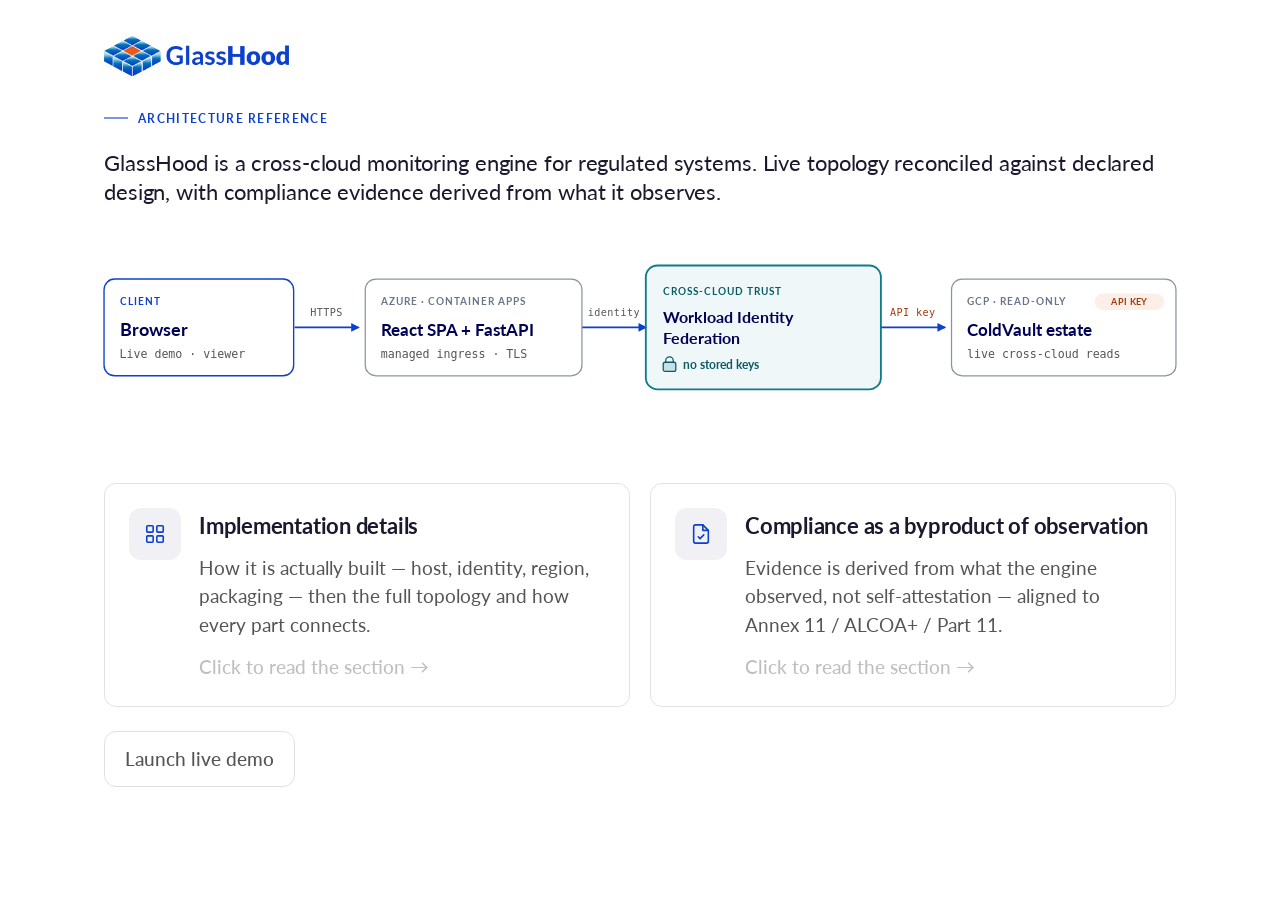
<file: architecture/index.html>
<!doctype html>
<html lang="en">
<head>
  <meta charset="utf-8">
  <meta name="viewport" content="width=device-width, initial-scale=1">
  <!-- noindex until the deployment status is confirmed green. -->
  <meta name="robots" content="noindex, nofollow">
  <title>GlassHood — Monitoring Engine Architecture</title>
  <meta name="description" content="GlassHood is a cross-cloud monitoring engine for regulated systems — live topology reconciled against declared design, with compliance evidence derived from what it observes.">
  <link rel="icon" href="/architecture/img/glasshood-icon.png">
  <link rel="preconnect" href="https://fonts.googleapis.com">
  <link rel="preconnect" href="https://fonts.gstatic.com" crossorigin>
  <link href="https://fonts.googleapis.com/css2?family=Lato:wght@100;300;400;700&display=swap" rel="stylesheet">
  <link rel="stylesheet" href="/architecture/styles.css?v=21">
</head>
<body>
<div class="container">
  <div class="pd-page">

    <!-- Header -->
    <div class="pd-header">
      <a href="https://glasshood.ai" class="pd-logo-link" aria-label="GlassHood — go to the live service">
        <img src="/architecture/img/glasshood-logo.png" alt="GlassHood" class="pd-logo">
      </a>
      <p class="pd-eyebrow">Architecture reference</p>
    </div>

    <!-- Hero — one clean sentence, engine-first -->
    <p class="pd-hero">
      GlassHood is a cross-cloud monitoring engine for regulated systems. Live topology reconciled
      against declared design, with compliance evidence derived from what it observes.
    </p>

    <!-- High-level overview diagram (borderless, full card-width) -->
    <div class="arch-diagram arch-diagram--overview" role="img" aria-label="High-level: browser to the Azure application, across the key-less Workload Identity Federation trust bridge, into the read-only Google Cloud estate.">
      <svg viewBox="26 28 1108 240" width="100%" style="display:block;height:auto;font-family:'Lato',sans-serif;overflow:visible;" role="img" aria-label="Overview: Browser to Azure application, across the Workload Identity Federation trust bridge, into the GCP read-only estate.">
        <defs>
          <marker id="ov-ar" viewBox="0 0 10 10" markerWidth="9" markerHeight="9" refX="8.4" refY="5" orient="auto" markerUnits="userSpaceOnUse"><path d="M0,0 L10,5 L0,10 z" fill="#0c41cd"></path></marker>
        </defs>

        <line x1="223" y1="138" x2="289" y2="138" stroke="#0c41cd" stroke-width="1.7" marker-end="url(#ov-ar)"></line>
        <text x="256" y="126" text-anchor="middle" font-family="ui-monospace,'SF Mono',Menlo,Monaco,Consolas,monospace" font-size="10.5" letter-spacing="0.04em" fill="#555555">HTTPS</text>

        <line x1="520" y1="138" x2="586" y2="138" stroke="#0c41cd" stroke-width="1.7" marker-end="url(#ov-ar)"></line>
        <text x="553" y="126" text-anchor="middle" font-family="ui-monospace,'SF Mono',Menlo,Monaco,Consolas,monospace" font-size="10.5" letter-spacing="0.04em" fill="#555555">identity</text>

        <line x1="829" y1="138" x2="895" y2="138" stroke="#0c41cd" stroke-width="1.7" marker-end="url(#ov-ar)"></line>
        <text x="862" y="126" text-anchor="middle" font-family="ui-monospace,'SF Mono',Menlo,Monaco,Consolas,monospace" font-size="10.5" letter-spacing="0.04em" fill="#9c3d10">API key</text>

        <g>
          <rect x="26" y="88" width="196" height="100" rx="11" fill="#ffffff" stroke="#0c41cd" stroke-width="1.4"></rect>
          <text x="42" y="115" font-size="10.5" font-weight="700" letter-spacing="0.1em" fill="#0c41cd">CLIENT</text>
          <text x="42" y="147" font-size="19" font-weight="700" fill="#000055">Browser</text>
          <text x="42" y="170" font-family="ui-monospace,'SF Mono',Menlo,Monaco,Consolas,monospace" font-size="12" fill="#555555">Live demo · viewer</text>
        </g>

        <g>
          <rect x="296" y="88" width="224" height="100" rx="11" fill="#ffffff" stroke="#8b93a3" stroke-width="1.3"></rect>
          <text x="312" y="115" font-size="10.5" font-weight="700" letter-spacing="0.1em" fill="#6b7488">AZURE · CONTAINER APPS</text>
          <text x="312" y="147" font-size="18" font-weight="700" fill="#000055">React SPA + FastAPI</text>
          <text x="312" y="170" font-family="ui-monospace,'SF Mono',Menlo,Monaco,Consolas,monospace" font-size="12" fill="#555555">managed ingress · TLS</text>
        </g>

        <g>
          <rect x="586" y="74" width="243" height="128" rx="12" fill="rgba(13,125,138,0.06)" stroke="#0d7d8a" stroke-width="1.9"></rect>
          <text x="604" y="104" font-size="10.5" font-weight="700" letter-spacing="0.1em" fill="#0b5a64">CROSS-CLOUD TRUST</text>
          <text x="604" y="133" font-size="17" font-weight="700" fill="#000055">Workload Identity</text>
          <text x="604" y="155" font-size="17" font-weight="700" fill="#000055">Federation</text>
          <g transform="translate(604,168)">
            <rect x="0" y="6" width="13" height="9.5" rx="2" fill="rgba(13,125,138,0.18)" stroke="#0b5a64" stroke-width="1.3"></rect>
            <path d="M2.6,6 V4.3 a3.9,3.9 0 0 1 7.8,0 V6" fill="none" stroke="#0b5a64" stroke-width="1.3"></path>
          </g>
          <text x="624" y="181" font-size="12.5" font-weight="700" fill="#0b5a64">no stored keys</text>
        </g>

        <a class="cv-link" href="https://architecture.coldvault.ai" target="_blank" rel="noopener"><g>
          <rect class="cv-box" x="902" y="88" width="232" height="100" rx="11" fill="#ffffff" stroke="#8b93a3" stroke-width="1.3"></rect>
          <text x="918" y="115" font-size="10.5" font-weight="700" letter-spacing="0.1em" fill="#6b7488">GCP · READ-ONLY</text>
          <text x="918" y="147" font-size="18" font-weight="700" fill="#000055">ColdVault estate</text>
          <text x="918" y="170" font-family="ui-monospace,'SF Mono',Menlo,Monaco,Consolas,monospace" font-size="12" fill="#555555">live cross-cloud reads</text>
          <rect x="1050" y="103" width="72" height="17" rx="8.5" fill="rgba(231,90,30,0.10)"></rect>
          <text x="1086" y="115" text-anchor="middle" font-size="9" font-weight="700" letter-spacing="0.04em" fill="#9c3d10">API KEY</text>
        </g><g class="cv-overlay"><rect x="922" y="120" width="192" height="36" rx="8" fill="#e75a1e"></rect><text x="1018" y="135" text-anchor="middle" font-family="'Lato',sans-serif" font-size="11" font-weight="700" fill="#ffffff">Click to see</text><text x="1018" y="150" text-anchor="middle" font-family="'Lato',sans-serif" font-size="11" font-weight="700" fill="#ffffff">ColdVault architecture →</text></g></a>
      </svg>
    </div>


    <!-- Hero cards — four key architecture decisions, balanced 2x2 -->
    <div class="pd-cards">
      <a href="#implementation" class="pd-card" data-target="implementation">
        <span class="pd-card-icon">
          <svg width="22" height="22" viewBox="0 0 24 24" fill="none" stroke="currentColor" stroke-width="1.75" stroke-linecap="round" stroke-linejoin="round" aria-hidden="true"><rect x="3" y="3" width="7" height="7" rx="1"/><rect x="14" y="3" width="7" height="7" rx="1"/><rect x="14" y="14" width="7" height="7" rx="1"/><rect x="3" y="14" width="7" height="7" rx="1"/></svg>
        </span>
        <div class="pd-card-body">
          <h4 class="pd-card-title">Implementation details</h4>
          <p class="pd-card-summary">How it is actually built &mdash; host, identity, region, packaging &mdash; then the full topology and how every part connects.</p>
        </div>
        <span class="pd-card-overlay" aria-hidden="true"><span class="pd-card-overlay-text">Click to read the section &rarr;</span></span>
      </a>

      <a href="#compliance" class="pd-card" data-target="compliance">
        <span class="pd-card-icon">
          <svg width="22" height="22" viewBox="0 0 24 24" fill="none" stroke="currentColor" stroke-width="1.75" stroke-linecap="round" stroke-linejoin="round" aria-hidden="true"><path d="M14 2H6a2 2 0 0 0-2 2v16a2 2 0 0 0 2 2h12a2 2 0 0 0 2-2V8z"/><path d="M14 2v6h6"/><path d="m9 15 2 2 4-4"/></svg>
        </span>
        <div class="pd-card-body">
          <h4 class="pd-card-title">Compliance as a byproduct of observation</h4>
          <p class="pd-card-summary">Evidence is derived from what the engine observed, not self-attestation &mdash; aligned to Annex 11 / ALCOA+ / Part 11.</p>
        </div>
        <span class="pd-card-overlay" aria-hidden="true"><span class="pd-card-overlay-text">Click to read the section &rarr;</span></span>
      </a>
    </div>

    <!-- Launch live demo button (below the hero cards) -->
    <div class="arch-cta">
      <a href="https://glasshood.ai/demo" class="button" target="_blank" rel="noopener noreferrer">Launch live demo</a>
    </div>

    <!-- Detail sections (revealed on card click) -->
    <div class="pd-hidden-until-reveal">

      <section class="pd-section" id="implementation">
        <h2>Implementation details</h2>
        <p>
          These are the concrete bindings of the architecture above &mdash; the cloud, region, identity mechanism
          and packaging. They are swappable implementation choices, not the architecture.
        </p>
        <div class="impl-grid">
          <div class="impl-item"><strong>Host</strong><span>Azure Container Apps</span></div>
          <div class="impl-item"><strong>Region</strong><span>Switzerland North</span></div>
          <div class="impl-item"><strong>Identity</strong><span>Workload Identity Federation &mdash; short-lived, viewer-only token, no stored keys</span></div>
          <div class="impl-item"><strong>Packaging</strong><span>One multi-stage container (Python 3.11 FastAPI/uvicorn on <code>:8080</code> serving a Vite-built React UI from one process)</span></div>
          <div class="impl-item"><strong>Auth provider</strong><span>Auth0 SSO + local fallback</span></div>
        </div>

        <div class="arch-diagram arch-diagram--detail">
          <div class="arch-scroll">
            <svg id="detail-svg" viewBox="0 96 1180 568" width="100%" style="display:block;height:auto;font-family:'Lato',sans-serif;" role="img" aria-label="Full GlassHood topology: Client, Azure Container Apps, a vertically-stacked Workload Identity Federation trust spine (Managed Identity, broker, STS), and the GCP read-only estate. Two distinct paths reach GCP: keyless WIF to the platform APIs and HTTPS plus API key to ColdVault.">
          <defs>
            <marker id="d2-blue" viewBox="0 0 10 10" markerWidth="9" markerHeight="9" refX="8.4" refY="5" orient="auto" markerUnits="userSpaceOnUse"><path d="M0,0 L10,5 L0,10 z" fill="#0c41cd"></path></marker>
          </defs>

          <rect x="24" y="125.0" width="150" height="506.9" rx="12" fill="rgba(12,65,205,0.025)" stroke="rgba(12,65,205,0.22)" stroke-width="1.2"></rect>
          <rect x="190" y="125.0" width="380" height="506.9" rx="12" fill="#fbfbfc" stroke="#dcdfe6" stroke-width="1.2"></rect>
          <rect x="586" y="125.0" width="234" height="506.9" rx="12" fill="rgba(13,125,138,0.05)" stroke="rgba(13,125,138,0.34)" stroke-width="1.7"></rect>
          <rect x="836" y="125.0" width="320" height="506.9" rx="12" fill="#fbfbfc" stroke="#dcdfe6" stroke-width="1.2"></rect>

          <text x="26" y="114.5" font-size="13.75" font-weight="700" letter-spacing="0.1em" fill="#0c41cd">CLIENT</text>
          <text x="192" y="114.5" font-size="13.75" font-weight="700" letter-spacing="0.1em" fill="#6b7488">AZURE — CONTAINER APPS · SWITZERLAND NORTH</text>
          <text x="588" y="114.5" font-size="13.75" font-weight="700" letter-spacing="0.1em" fill="#0b5a64">WORKLOAD IDENTITY FEDERATION</text>
          <text x="838" y="114.5" font-size="13.75" font-weight="700" letter-spacing="0.1em" fill="#6b7488">GCP — COLDVAULT ESTATE · READ-ONLY</text>

          <g stroke="#0c41cd" fill="none">
            <path d="M164,200 H202" stroke-width="1.7" marker-end="url(#d2-blue)"></path>
            <path d="M288,224 V362.6" stroke-width="1.7" marker-end="url(#d2-blue)"></path>
            <path d="M370,330 H379 V354.7 H386" stroke-width="1.7" marker-end="url(#d2-blue)"></path>
            <path d="M473,250 V241.2" stroke-width="1.7" marker-end="url(#d2-blue)"></path>
            <path d="M370,345 H379 V517.1 H386" stroke-width="1.7" marker-end="url(#d2-blue)"></path>
            <path d="M558,292 H580 V262.3 H600" stroke-width="1.9" marker-end="url(#d2-blue)"></path>
            <path d="M702,254 V360.0" stroke-width="2" marker-end="url(#d2-blue)"></path>
            <path d="M702,360 V497.3" stroke-width="2" marker-end="url(#d2-blue)"></path>
            <path d="M802,440 H850" stroke-width="1.9" marker-end="url(#d2-blue)"></path>
          </g>

          <g stroke="#0c41cd" fill="none">
            <path d="M340,300 V151.4 H1010 V220.1" stroke-width="1.6" marker-end="url(#d2-blue)"></path>
          </g>

          <text x="170" y="225.4" font-family="ui-monospace,'SF Mono',Menlo,Monaco,Consolas,monospace" font-size="11.25" fill="#0c41cd">HTTPS · TLS</text>
          <text x="296" y="320.4" text-anchor="middle" font-family="ui-monospace,'SF Mono',Menlo,Monaco,Consolas,monospace" font-size="11.25" fill="#0c41cd">REST · JWT</text>
          <text x="478" y="278.2" font-family="ui-monospace,'SF Mono',Menlo,Monaco,Consolas,monospace" font-size="11.25" fill="#0c41cd">runtime manifest</text>
          <text x="712" y="338.9" font-family="ui-monospace,'SF Mono',Menlo,Monaco,Consolas,monospace" font-size="11.25" fill="#0c41cd">Entra MI token</text>
          <text x="712" y="476.2" font-family="ui-monospace,'SF Mono',Menlo,Monaco,Consolas,monospace" font-size="11.25" fill="#0c41cd">exchange · no keys</text>
          <text x="826" y="539.5" text-anchor="middle" font-family="ui-monospace,'SF Mono',Menlo,Monaco,Consolas,monospace" font-size="11.25" fill="#0c41cd">read-only</text>
          <text x="770" y="143.5" text-anchor="middle" font-family="ui-monospace,'SF Mono',Menlo,Monaco,Consolas,monospace" font-size="12.5" fill="#9c3d10">health/metrics + AI chat · HTTPS + API key (SSE)</text>

          <g>
            <rect x="34" y="193.7" width="130" height="79.2" rx="9" fill="#ffffff" stroke="#0c41cd" stroke-width="1.4"></rect>
            <text x="49" y="226.7" font-size="16.88" font-weight="700" fill="#000055">Browser</text>
            <text x="49" y="250.4" font-family="ui-monospace,'SF Mono',Menlo,Monaco,Consolas,monospace" font-size="12.5" fill="#555555">viewer + admin</text>
          </g>

          <g>
            <rect x="206" y="193.7" width="164" height="71.3" rx="9" fill="#ffffff" stroke="#8b93a3" stroke-width="1.3"></rect>
            <text x="221" y="225.4" font-size="16.88" font-weight="700" fill="#000055">React 18 SPA</text>
            <text x="221" y="247.8" font-family="ui-monospace,'SF Mono',Menlo,Monaco,Consolas,monospace" font-size="12.5" fill="#555555">topology UI</text>
          </g>
          <g>
            <rect x="206" y="365.3" width="164" height="81.8" rx="9" fill="#ffffff" stroke="#8b93a3" stroke-width="1.6"></rect>
            <text x="221" y="398.3" font-size="16.88" font-weight="700" fill="#000055">FastAPI</text>
            <text x="221" y="422.0" font-family="ui-monospace,'SF Mono',Menlo,Monaco,Consolas,monospace" font-size="12.5" fill="#555555">REST API</text>
          </g>
          <g>
            <rect x="388" y="167.3" width="170" height="71.3" rx="9" fill="#ffffff" stroke="#8b93a3" stroke-width="1.3"></rect>
            <text x="403" y="199.0" font-size="16.88" font-weight="700" fill="#000055">Azure Files</text>
            <text x="403" y="221.4" font-family="ui-monospace,'SF Mono',Menlo,Monaco,Consolas,monospace" font-size="12.5" fill="#555555">runtime manifest</text>
          </g>
          <g>
            <rect x="388" y="299.3" width="170" height="110.9" rx="9" fill="#ffffff" stroke="#8b93a3" stroke-width="1.6"></rect>
            <text x="403" y="329.6" font-size="16.88" font-weight="700" fill="#000055">Topology</text>
            <text x="403" y="352.1" font-size="16.88" font-weight="700" fill="#000055">engine</text>
            <text x="403" y="377.2" font-family="ui-monospace,'SF Mono',Menlo,Monaco,Consolas,monospace" font-size="12.5" fill="#555555">discovery · overlay</text>
            <text x="403" y="395.6" font-family="ui-monospace,'SF Mono',Menlo,Monaco,Consolas,monospace" font-size="12.5" fill="#555555">diff · enrichment</text>
          </g>
          <g>
            <rect x="388" y="481.4" width="170" height="71.3" rx="9" fill="#ffffff" stroke="#0d7d8a" stroke-width="1.5"></rect>
            <text x="403" y="513.1" font-size="16.88" font-weight="700" fill="#000055">Auth + RBAC</text>
            <text x="403" y="535.6" font-family="ui-monospace,'SF Mono',Menlo,Monaco,Consolas,monospace" font-size="12.5" fill="#555555">viewer · op · admin</text>
          </g>

          <g>
            <rect x="602" y="220.1" width="200" height="84.5" rx="9" fill="#ffffff" stroke="#0d7d8a" stroke-width="1.6"></rect>
            <text x="617" y="255.7" font-size="16.25" font-weight="700" fill="#000055">Managed Identity</text>
            <text x="617" y="279.5" font-family="ui-monospace,'SF Mono',Menlo,Monaco,Consolas,monospace" font-size="12.5" fill="#0b5a64">Microsoft Entra ID</text>
          </g>
          <g>
            <rect x="602" y="360.0" width="200" height="84.5" rx="9" fill="#ffffff" stroke="#0d7d8a" stroke-width="1.7"></rect>
            <text x="617" y="395.6" font-size="16.25" font-weight="700" fill="#000055">WIF token broker</text>
            <text x="617" y="419.4" font-family="ui-monospace,'SF Mono',Menlo,Monaco,Consolas,monospace" font-size="12.5" fill="#0b5a64">az-token.py</text>
          </g>
          <g>
            <rect x="602" y="497.3" width="200" height="95.0" rx="9" fill="#ffffff" stroke="#0d7d8a" stroke-width="1.7"></rect>
            <text x="617" y="529.0" font-size="16.25" font-weight="700" fill="#000055">GCP STS exchange</text>
            <text x="617" y="554.0" font-family="ui-monospace,'SF Mono',Menlo,Monaco,Consolas,monospace" font-size="12.5" fill="#555555">+ impersonate</text>
            <text x="617" y="572.5" font-family="ui-monospace,'SF Mono',Menlo,Monaco,Consolas,monospace" font-size="12.5" fill="#555555">read-only SA</text>
          </g>

          <g>
            <rect x="852" y="220.1" width="290" height="108.2" rx="9" fill="#ffffff" stroke="#8b93a3" stroke-width="1.3"></rect>
            <text x="867" y="251.8" font-size="16.88" font-weight="700" fill="#000055">ColdVault API</text>
            <text x="867" y="275.5" font-family="ui-monospace,'SF Mono',Menlo,Monaco,Consolas,monospace" font-size="12.5" fill="#555555">coldvault.ai · health/metrics</text>
            <text x="867" y="294.0" font-family="ui-monospace,'SF Mono',Menlo,Monaco,Consolas,monospace" font-size="12.5" fill="#555555">AI chat (SSE)</text>
            <g>
              <rect x="867" y="301.9" width="110" height="22.4" rx="8.5" fill="rgba(231,90,30,0.10)"></rect>
              <text x="876" y="317.8" font-size="11.25" font-weight="700" letter-spacing="0.04em" fill="#9c3d10">HTTPS · API KEY</text>
            </g>
          </g>
          <g>
            <rect x="852" y="492.0" width="290" height="121.4" rx="9" fill="#ffffff" stroke="#8b93a3" stroke-width="1.3"></rect>
            <text x="867" y="523.7" font-size="16.88" font-weight="700" fill="#000055">GCP read APIs</text>
            <text x="867" y="547.4" font-family="ui-monospace,'SF Mono',Menlo,Monaco,Consolas,monospace" font-size="12.5" fill="#555555">Logging · Monitoring · Assets</text>
            <text x="867" y="565.9" font-family="ui-monospace,'SF Mono',Menlo,Monaco,Consolas,monospace" font-size="12.5" fill="#555555">Compute · GCS · Secret Manager</text>
            <g>
              <rect x="867" y="576.5" width="98" height="22.4" rx="8.5" fill="rgba(13,125,138,0.10)"></rect>
              <text x="876" y="592.3" font-size="11.25" font-weight="700" letter-spacing="0.04em" fill="#0b5a64">KEYLESS · WIF</text>
            </g>
          </g>
        
          <a class="cv-link" href="https://architecture.coldvault.ai" target="_blank" rel="noopener"><rect class="cv-box" x="836" y="125.0" width="320" height="506.9" rx="12" fill="transparent" stroke="transparent" stroke-width="2"></rect><g class="cv-overlay"><rect x="897" y="349.4" width="198" height="58.1" rx="8" fill="#e75a1e"></rect><text x="996" y="371.9" text-anchor="middle" font-family="'Lato',sans-serif" font-size="15.0" font-weight="700" fill="#ffffff">Click to see</text><text x="996" y="394.3" text-anchor="middle" font-family="'Lato',sans-serif" font-size="15.0" font-weight="700" fill="#ffffff">ColdVault architecture →</text></g></a>
        </svg>
          </div>
          <div class="arch-legend">
            <span><i class="ln"></i> Live request path</span>
            <span class="sw"><i style="border:1.6px solid #0c41cd;background:#fff"></i> Client</span>
            <span class="sw"><i style="border:1.6px solid #0d7d8a;background:rgba(13,125,138,0.10)"></i> Trust · no keys</span>
            <span class="sw"><i style="border:1.6px solid #8b93a3;background:#fff"></i> Cloud platform</span>
            <span><b class="bk" style="color:#0b5a64;background:rgba(13,125,138,0.10)">KEYLESS</b> WIF spine</span>
            <span><b class="bk" style="color:#9c3d10;background:rgba(231,90,30,0.10)">API KEY</b> ColdVault</span>
          </div>
        </div>
      <details class="detail-block">
          <summary>Abbreviations</summary>
          <div>
            <ul class="tight">
              <li><strong>SPA</strong> &mdash; Single-Page Application: the React front-end that loads once in the browser and updates in place, with no full page reloads.</li>
              <li><strong>RBAC</strong> &mdash; Role-Based Access Control: the app&rsquo;s own roles (viewer / operator / admin) deciding what each signed-in user may do.</li>
              <li><strong>WIF</strong> &mdash; Workload Identity Federation: the key-less mechanism that lets the Azure app obtain short-lived, read-only Google credentials with no stored service-account key.</li>
              <li><strong>STS</strong> &mdash; Security Token Service: Google&rsquo;s endpoint that exchanges the federated Azure token for a short-lived Google access token.</li>
            </ul>
          </div>
        </details>
      </section>

      <section class="pd-section" id="collection">
        <h2>Collection &mdash; read-only, pull-based</h2>
        <p class="note">
          The whole flow, in order: a target system &rarr; <strong>read-only collectors</strong> (this
          section) &rarr; one topology graph (live discovery merged with the declared design) &rarr; a
          deterministic + statistical tier that produces every signal &rarr; an AI layer that narrates on top
          &rarr; compliance evidence and a read-only API. The sections below walk it in that order.
        </p>
        <p>
          GlassHood installs nothing in the system it watches. Background collectors poll on cadences and,
          <strong>toward the monitored target</strong>, every call is <code>list</code> / <code>get</code> /
          <code>describe</code> &mdash; a search across the collector and discovery code finds zero
          <code>create</code> / <code>delete</code> / <code>update</code> / <code>patch</code> /
          <code>insert</code> calls toward the target. Read-only is enforced twice: by that call surface,
          and by the identity itself &mdash; a <strong>short-lived, viewer-only federated token with no stored
          keys</strong> (detail under Implementation). Even a full compromise of the engine cannot write to
          the monitored system.
        </p>
        <p>In this use case &mdash; monitoring a solution on Google Cloud &mdash; the collectors read:</p>
        <ul class="tight">
          <li><strong>Asset / topology discovery</strong> &mdash; enumerates the target&rsquo;s compute resources to build the topology graph (~5&nbsp;min).</li>
          <li><strong>Monitoring metrics</strong> &mdash; load-balancer latency, request count, VM CPU (60&nbsp;s).</li>
          <li><strong>Error logs</strong> &mdash; error-severity entries in a rolling 15-minute window (60&nbsp;s).</li>
          <li><strong>Storage stats</strong> &mdash; object count, size and versioning of a data bucket (~5&nbsp;min).</li>
          <li><strong>The target app&rsquo;s own health/metrics API</strong> &mdash; over HTTPS (30&nbsp;s).</li>
        </ul>
        <p>
          The cross-cloud part is the host/target separation &mdash; the engine runs on one cloud and reads a
          system on another, with no stored keys. Pointing it at a different target&rsquo;s stack means writing
          new collectors, not just changing config. The architectural decision is the model itself:
          pull-based, read-only by construction.
        </p>
      </section>

      <section class="pd-section" id="analysis">
        <h2>Analysis &mdash; deterministic signals first, AI on top</h2>
        <p>
          The signals that matter are produced by a <strong>deterministic + statistical tier</strong>, then an
          AI layer explains them. The GxP payoff: <strong>every AI conclusion is backed by a deterministic,
          reproducible signal a human can verify without the model.</strong>
        </p>
        <p><strong>The deterministic / statistical tier</strong> (reproducible, runs every build):</p>
        <ul class="tight">
          <li><strong>Rules engine</strong> &mdash; threshold rules with a 5-minute dedup window and a 1-hour alert TTL.</li>
          <li><strong>Statistical anomaly detection</strong> &mdash; z-score over a rolling baseline, configurable sigma (default 3.0), warm-up minimum and a constant-baseline fallback.</li>
          <li><strong>Correlator</strong> &mdash; ties anomalies to operational alerts and raises elevated-severity data-integrity signals.</li>
        </ul>
        <p>
          These run together to produce every alert and anomaly. <strong>The AI layer runs strictly on top</strong>
          of them &mdash; a <strong>model-agnostic external call</strong> to an inference-as-a-service Platform API
          (swappable, with a streaming fallback, cached; no model weights in the engine). It synthesizes a
          narrative health summary and a suggested 1&ndash;10 read; that read is an <em>AI synthesis</em>, not a
          deterministic verdict, and it never originates an alert or anomaly &mdash; the underlying signals it
          explains are the deterministic ones above, which a human can reproduce without the model.
        </p>
        <p class="note">
          Engine vs instance: the AI prompt is currently tuned to this target (it knows this system&rsquo;s
          components). Pointing the analysis at a different target means a new prompt profile &mdash; the
          deterministic tier is target-agnostic; the AI narrative is target-tuned.
        </p>
      </section>

      <section class="pd-section" id="topology">
        <h2>One in-memory model &mdash; topology reconciled with declared design</h2>
        <p>
          The source of truth for topology is neither pure auto-discovery (which misses non-enumerable nodes and
          carries no intended state) nor a pure declarative manifest (which goes stale the moment it is written).
          GlassHood <strong>merges both</strong>: live discovery is overlaid with declarative YAML manifests into a
          single enriched graph, rebuilt with fresh metrics every cycle.
        </p>
        <p>
          Because the model carries observed reality <em>and</em> declared intent in one place, the gap between
          what was designed and what is actually running is visible in the model rather than requiring a separate
          system, and change between cycles is tracked. Every analysis layer reads from this one graph.
        </p>
      </section>

      <section class="pd-section" id="state">
        <h2>State &mdash; no-database core, retention is a separate write path</h2>
        <p>
          That model, and the alerts, anomalies and analysis around it, live in <strong>in-memory caches with no
          database</strong>. A restart loses history by design &mdash; that keeps the observation core a pure
          read/compute path with no write surface of its own. The live ALCOA+ audit trails are bounded in-memory
          ring buffers (they drop oldest and reset on restart).
        </p>
        <p>
          Durable retention is a deliberately <strong>separate, default-off write path</strong> (a hot/warm
          analytics store plus cold object storage, with GxP no-auto-delete) &mdash; and it is also where the
          <strong>enduring</strong> ALCOA+ evidence lands when a deployment needs it kept. Splitting
          &ldquo;observe&rdquo; (in-memory, read-only) from &ldquo;retain&rdquo; (optional, write) is a boundary
          decision with real blast-radius and data-retention consequences.
        </p>
      </section>

      <section class="pd-section" id="access">
        <h2>Access &amp; integration surface</h2>
        <ul class="tight">
          <li><strong>Auth</strong> &mdash; JWT, provider-agnostic (Auth0 SSO + local fallback), a 15-minute idle timeout aligned to Annex 11 §10.2, and RBAC roles (admin / operator / viewer).</li>
          <li><strong>Guest access</strong> &mdash; an unauthenticated &ldquo;View live (read-only)&rdquo; entry showing the live topology under viewer RBAC, with a persistent &ldquo;Read-only · live system&rdquo; badge.</li>
          <li><strong>Machine-readable</strong> &mdash; a report endpoint exposing an analysis + topology summary for external AI agents, API-key or Bearer authenticated.</li>
          <li><strong>Supply-chain posture</strong> &mdash; continuous CVE scanning of declared components by CPE against the NVD API, with ALCOA+ status tracking.</li>
        </ul>
      </section>

      <section class="pd-section" id="compliance">
        <h2>Compliance &mdash; a byproduct of observation, not a checkbox</h2>
        <p>
          Compliance is not a pre-baked attestation. Reports are generated <strong>on demand, derived from what
          the engine actually observed</strong> &mdash; rule alerts, CVE findings and anomalies &mdash; with a
          per-subsystem <strong>ALCOA+ audit trail</strong>. You cannot fake what the engine observed directly;
          the evidence is the observation.
        </p>
        <p>
          Those reports are <strong>aligned to</strong> EU GMP Annex 11, ALCOA+ and 21 CFR Part 11 and support
          human review; they are unsigned and are <strong>not</strong> an independent validation or certification.
          A qualified person reviews and adopts every artifact.
        </p>
      </section>

      <details class="detail-block">
          <summary>Identity mechanism &mdash; detail</summary>
          <div>
            <p>
              The engine holds no Google Cloud service-account keys anywhere. At runtime the Azure Container App&rsquo;s
              Entra managed identity is surfaced via <code>IDENTITY_ENDPOINT</code> / <code>IDENTITY_HEADER</code> (the
              Container Apps endpoint, not the VM IMDS). A small broker fetches that token and hands it to
              <code>google-auth</code>&rsquo;s executable credential source, which exchanges it at Google&rsquo;s STS for a
              federated token and impersonates a <strong>viewer-only</strong> service account &mdash; a short-lived,
              read-only access token, refreshed on demand.
            </p>
            <p class="code-label">The federation config (placeholders only)</p>
            <pre class="code">{
  "type": "external_account",
  "audience": "//iam.googleapis.com/projects/PROJECT_NUMBER/locations/global/workloadIdentityPools/POOL_ID/providers/PROVIDER_ID",
  "subject_token_type": "urn:ietf:params:oauth:token-type:jwt",
  "token_url": "https://sts.googleapis.com/v1/token",
  "service_account_impersonation_url":
      "https://iamcredentials.googleapis.com/v1/projects/-/serviceAccounts/SA_EMAIL:generateAccessToken",
  "credential_source": { "executable": { "command": "/app/az-token.py", "timeout_millis": 5000 } }
}</pre>
            <p class="note">
              Sanitized &mdash; every identifier is a placeholder. This is the trust binding, not a secret: there is no
              key to leak.
            </p>
            <p>Why read-only toward the target holds even under a full compromise of the container:</p>
            <div class="can-cannot">
              <div class="cc-col cc-can">
                <h4>Can</h4>
                <ul><li>Read what the viewer token allows, for that token&rsquo;s short window</li></ul>
              </div>
              <div class="cc-col cc-cannot">
                <h4>Cannot</h4>
                <ul>
                  <li>Write to, delete or modify the monitored target</li>
                  <li>Mint a broader or longer-lived credential</li>
                  <li>Exfiltrate a reusable key &mdash; none exists</li>
                </ul>
              </div>
            </div>
          </div>
        </details>


    </div>
  </div>
</div>
<script src="/architecture/app.js"></script>
</body>
</html>
</file>
<file: architecture/styles.css>
/* GlassHood — Architecture portal.
   The .pd-* product-detail system (fixed sizes/widths). Portal-only additions
   (scope-line, impl-grid, code, can-cannot, detail-block, page-title) follow the
   same type scale: body text 19px, headings 22px, logo 64px, text column
   max-width 800–880px. */
:root{
  --blue:#0c41cd; --navy:#000055; --orange:#e75a1e;
  --bg:#ffffff; --card:#f7f8fa; --text:#1a1a2e; --sub:#555555;
  --muted:#f0f1f4; --border:#e0e2e8; --max:1120px;
}
*{box-sizing:border-box}
html{overflow-y:scroll}
body{margin:0;padding:0;background:var(--bg);color:var(--text);
  font-family:"Lato",sans-serif;font-size:16px;line-height:1.6;font-weight:400;-webkit-font-smoothing:antialiased}
a{color:var(--navy);text-decoration:none}
a:hover{text-decoration:underline}
p{margin:0 0 1em}
.container{max-width:var(--max);margin:0 auto;padding:24px}

/* Button */
a.button{display:inline-block;padding:12px 20px;border-radius:12px;border:1px solid rgba(0,0,0,.12);
  background:transparent;color:var(--sub);font-weight:500;font-family:inherit;font-size:19px;cursor:pointer;
  transition:border-color .15s ease,color .15s ease,background .15s ease,box-shadow .15s ease}
a.button:hover{background:var(--orange);border-color:var(--orange);color:#fff;
  box-shadow:0 4px 16px rgba(0,0,0,.12);text-decoration:none}
a.button:focus{outline:none}
a.button:focus-visible{outline:2px solid var(--navy);outline-offset:2px}

/* Product-detail page system (.pd-*) */
.pd-page{color:var(--text)}
.pd-header{display:block;margin-bottom:16px}
.pd-logo-link{display:inline-block;text-decoration:none}
.pd-logo{height:64px;width:auto;object-fit:contain;display:block}
.pd-page-title{font-size:22px;font-weight:700;color:var(--navy);margin:14px 0 0;letter-spacing:-.01em}

.pd-hero{font-size:22px;font-weight:400;line-height:1.35;color:var(--text);max-width:none;margin:20px 0 14px;letter-spacing:-.005em}
.pd-hero .accent{color:var(--text)}
.scope-line{font-size:19px;line-height:1.55;color:var(--sub);max-width:none;margin:0 0 28px}

/* Architecture visual (in the Implementation reveal) */
.hero-diagram{margin:18px 0 24px}
.hero-diagram img{display:block;width:100%;height:auto;max-width:none;margin:0 auto}
.diagram-caption{font-size:19px;line-height:1.5;color:var(--sub);max-width:none;margin:12px auto 0;text-align:center}

/* Overview card grid — 2x2 (1-col mobile) */
.pd-cards{display:grid;grid-template-columns:1fr;gap:14px;margin-bottom:24px}
@media(min-width:768px){.pd-cards{grid-template-columns:repeat(2,1fr);gap:20px}}
.pd-card,.pd-card *{text-decoration:none!important}
.pd-card{position:relative;overflow:hidden;display:flex;gap:18px;padding:24px;background:#fff;
  border:1px solid var(--border);border-radius:12px;color:inherit;cursor:pointer;
  transition:transform .18s ease,box-shadow .18s ease,border-color .18s ease}
.pd-card:hover{transform:translateY(-2px);box-shadow:0 6px 20px rgba(0,0,0,.06);border-color:var(--orange)}
.pd-card-icon{flex:0 0 auto;width:52px;height:52px;border-radius:12px;background:rgba(0,0,85,.06);
  color:var(--blue);display:flex;align-items:center;justify-content:center;transition:transform .18s ease}
.pd-card:hover .pd-card-icon{transform:scale(1.05)}
.pd-card-body{flex:1;min-width:0}
.pd-card-title{font-size:22px;font-weight:700;margin:0 0 10px;color:var(--text);letter-spacing:-.01em}
.pd-card-summary{font-size:19px;line-height:1.5;color:var(--sub);margin:0}
.pd-card-summary::after{content:"Click to read the section →";display:block;margin-top:14px;
  font-size:19px;font-weight:500;color:rgba(0,0,0,.25);transition:opacity .15s ease}
.pd-card:hover .pd-card-summary::after{opacity:0}
.pd-card-overlay{position:absolute;inset:0;display:flex;align-items:center;justify-content:center;
  opacity:0;transition:opacity .18s ease;pointer-events:none;border-radius:inherit}
.pd-card:hover .pd-card-overlay{opacity:1}
.pd-card-overlay-text{display:inline-flex;align-items:center;gap:8px;background:var(--orange);color:#fff;
  padding:10px 14px;border-radius:12px;font-size:19px;font-weight:500;box-shadow:0 4px 16px rgba(0,0,0,.12);white-space:nowrap}

/* Quiet live-view line */
.live-view-note{font-size:19px;line-height:1.55;color:var(--sub);max-width:none;margin:22px 0 0}
.arch-cta{margin:24px 0 0}

/* Progressive disclosure */
.pd-hidden-until-reveal{display:none}
.pd-page.revealed .pd-hidden-until-reveal{display:block;margin-top:44px}

/* Detail sections */
.pd-section{padding:28px 0;scroll-margin-top:24px}
.pd-section:first-of-type{padding-top:8px}
.pd-section h2{font-size:22px;font-weight:700;color:var(--blue);margin:0 0 18px;letter-spacing:-.01em}
.pd-section p{font-size:19px;line-height:1.55;color:var(--sub);max-width:none;margin:0 0 16px}

/* Lists */
ul.tight{margin:0 0 16px;padding-left:24px;max-width:none}
ul.tight li{font-size:19px;line-height:1.55;color:var(--sub);margin:8px 0}

/* In-reveal note */
.note{font-size:19px;line-height:1.55;color:var(--sub);max-width:none;margin:8px 0 16px;padding:16px 20px;
  background:var(--muted);border-radius:8px}

/* Code block (sanitized config) — monospace */
.code-label{font-size:19px;font-weight:700;color:var(--navy);margin:18px 0 6px}
pre.code{background:#f4f6fa;border-left:3px solid var(--blue);border-radius:4px;padding:18px 20px;
  font-size:16px;line-height:1.55;font-family:ui-monospace,"SF Mono",Menlo,Monaco,Consolas,monospace;
  color:#1a1a2e;overflow-x:auto;margin:8px 0;max-width:none;white-space:pre}

/* CAN / CANNOT threat model */
.can-cannot{display:grid;grid-template-columns:1fr;gap:14px;margin:10px 0 18px;max-width:none}
@media(min-width:720px){.can-cannot{grid-template-columns:1fr 1fr}}
.cc-col{padding:20px 22px;border-radius:8px;font-size:19px;line-height:1.55}
.cc-can{background:rgba(12,65,205,.06);border:1px solid rgba(12,65,205,.18)}
.cc-cannot{background:rgba(231,90,30,.06);border:1px solid rgba(231,90,30,.2)}
.cc-col h4{margin:0 0 10px;font-size:16px;font-weight:700;letter-spacing:.04em;text-transform:uppercase}
.cc-can h4{color:var(--blue)}
.cc-cannot h4{color:var(--orange)}
.cc-col ul{margin:0;padding-left:22px}
.cc-col li{margin:7px 0;color:var(--text)}

/* Implementation-detail bindings grid */
.impl-grid{display:grid;grid-template-columns:1fr;gap:12px;margin:14px 0 18px;max-width:none}
@media(min-width:680px){.impl-grid{grid-template-columns:1fr 1fr}}
.impl-item{display:flex;gap:16px;padding:14px 18px;background:rgba(0,0,0,.025);border-radius:6px;font-size:19px;line-height:1.55}
.impl-item>strong{flex:0 0 130px;color:var(--navy)}

/* Collapsible "detail" block (identity mechanism) */
details.detail-block{margin:10px 0;max-width:none}
details.detail-block>summary{cursor:pointer;padding:6px 0;font-size:19px;font-weight:700;color:var(--navy);list-style:none}
details.detail-block>summary::-webkit-details-marker{display:none}
details.detail-block>summary::before{content:"\25B8\00a0";color:var(--navy)}
details.detail-block[open]>summary::before{content:"\25BE\00a0"}
details.detail-block>div{padding:4px 0 0}

footer{margin:48px 0 36px;padding-top:20px;border-top:1px solid var(--border);font-size:17px;line-height:1.55;color:var(--sub);max-width:none}

@media(max-width:768px){.container{padding:16px}.pd-logo{height:52px}}

/* --- Architecture-reference eyebrow + integrated diagrams (REQ-GHA-015 merge) --- */
.pd-eyebrow{display:flex;align-items:center;gap:10px;font-size:12px;font-weight:700;
  letter-spacing:.11em;text-transform:uppercase;color:var(--blue);margin:14px 0 0}
.pd-eyebrow::before{content:"";width:24px;height:2px;background:var(--blue);opacity:.55;display:inline-block}

/* Borderless diagrams. Overview spans the card width; detail scrolls on narrow screens. */
.arch-diagram{margin:6px 0 30px}
.arch-diagram--overview svg{display:block;width:100%;height:auto}
.arch-scroll{overflow-x:auto;overflow-y:hidden;margin:0 -4px;padding:0 4px}
.arch-diagram--detail svg{display:block;width:100%;height:auto}
.arch-legend{display:flex;align-items:center;justify-content:flex-end;flex-wrap:wrap;gap:10px 18px;
  margin-top:10px;font-size:12px;color:var(--sub)}
.arch-legend span{display:inline-flex;align-items:center;gap:7px;white-space:nowrap}
.arch-legend .ln{width:26px;height:0;border-top:1.8px solid #0c41cd;display:inline-block}
.arch-legend svg{overflow:visible}
.arch-legend .sw i{width:11px;height:11px;border-radius:3px;display:inline-block}
.arch-legend .bk{font-family:ui-monospace,monospace;font-size:9px;font-weight:700;padding:2px 6px;border-radius:8px}

/* ColdVault cross-link hover — orange border + button, like the hero cards */
.cv-link{cursor:pointer;text-decoration:none}
.cv-link:hover{text-decoration:none}
.cv-link text{text-decoration:none}
.cv-link .cv-box{transition:stroke .15s ease}
.cv-link:hover .cv-box{stroke:#e75a1e;stroke-width:2}
.cv-link .cv-overlay{opacity:0;transition:opacity .15s ease;pointer-events:none}
.cv-link:hover .cv-overlay{opacity:1}
</file>
